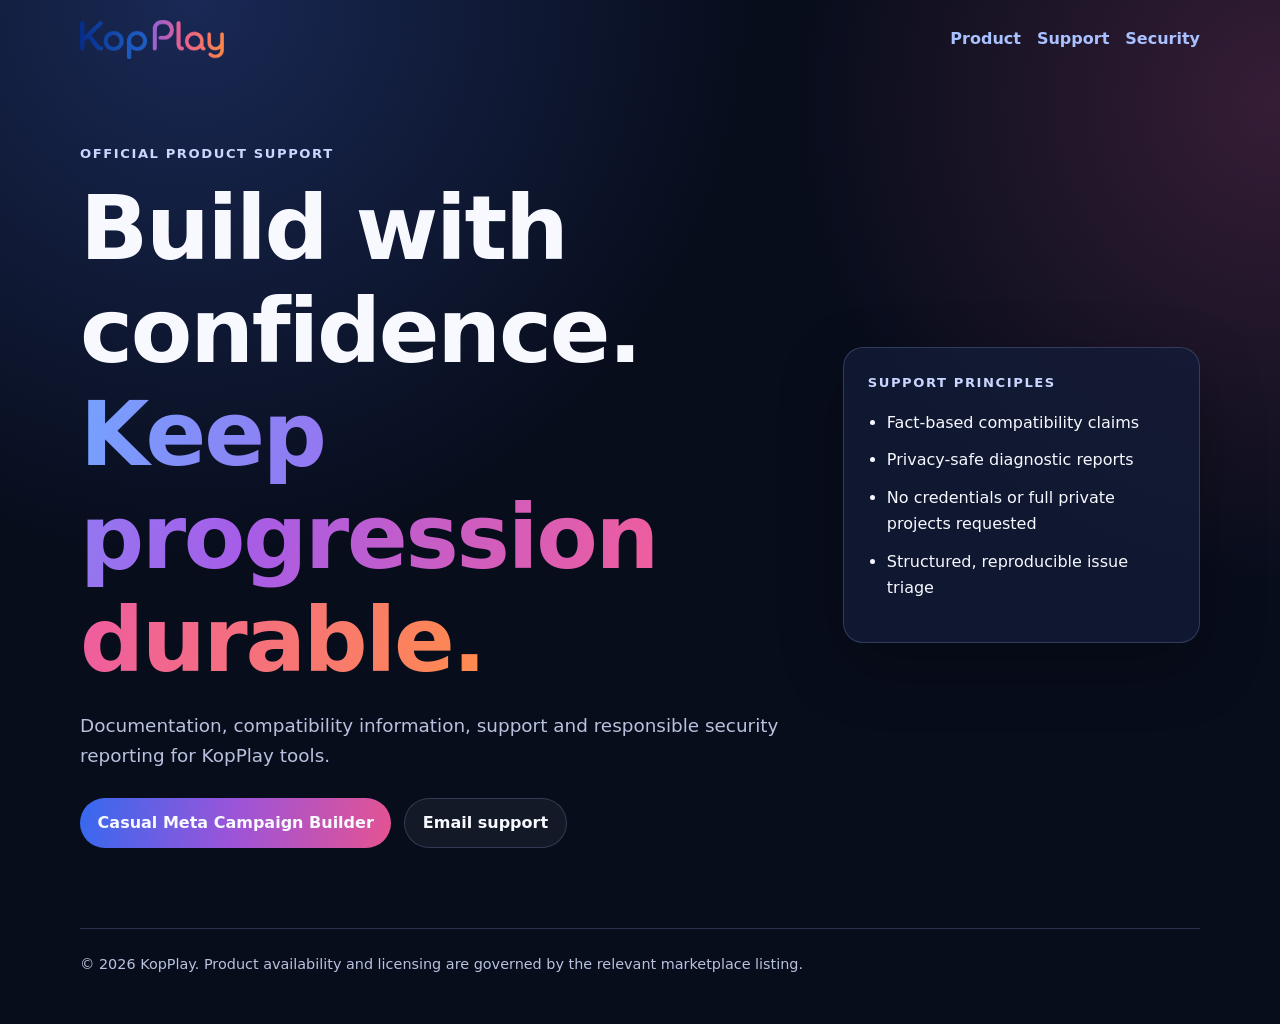
<file: index.html>
<!doctype html>
<html lang="en">
<head>
  <meta charset="utf-8">
  <meta name="viewport" content="width=device-width, initial-scale=1">
  <meta name="referrer" content="strict-origin-when-cross-origin">
  <meta http-equiv="Content-Security-Policy" content="default-src 'self'; img-src 'self'; style-src 'self'; base-uri 'none'; form-action 'none'">
  <meta name="description" content="Official KopPlay product support and documentation.">
  <title>KopPlay Support</title>
  <link rel="icon" href="/assets/kopplay-favicon.png" type="image/png">
  <link rel="stylesheet" href="/assets/styles.css">
</head>
<body>
  <header>
    <a class="brand" href="/" aria-label="KopPlay Support home"><img src="/assets/kopplay-logo.png" alt="KopPlay"></a>
    <nav aria-label="Primary navigation">
      <a href="/casual-meta-campaign-builder/">Product</a>
      <a href="/casual-meta-campaign-builder/support/">Support</a>
      <a href="/casual-meta-campaign-builder/security/">Security</a>
    </nav>
  </header>
  <main>
    <section class="hero">
      <div>
        <p class="eyebrow">Official product support</p>
        <h1>Build with confidence. <span class="gradient-text">Keep progression durable.</span></h1>
        <p class="lead">Documentation, compatibility information, support and responsible security reporting for KopPlay tools.</p>
        <div class="actions">
          <a class="button primary" href="/casual-meta-campaign-builder/">Casual Meta Campaign Builder</a>
          <a class="button" href="mailto:kopplaygame@gmail.com?subject=%5BCasual%20Meta%5D%20Support">Email support</a>
        </div>
      </div>
      <aside class="panel" aria-label="Support principles">
        <p class="eyebrow">Support principles</p>
        <ul>
          <li>Fact-based compatibility claims</li>
          <li>Privacy-safe diagnostic reports</li>
          <li>No credentials or full private projects requested</li>
          <li>Structured, reproducible issue triage</li>
        </ul>
      </aside>
    </section>
  </main>
  <footer>© 2026 KopPlay. Product availability and licensing are governed by the relevant marketplace listing.</footer>
</body>
</html>
</file>
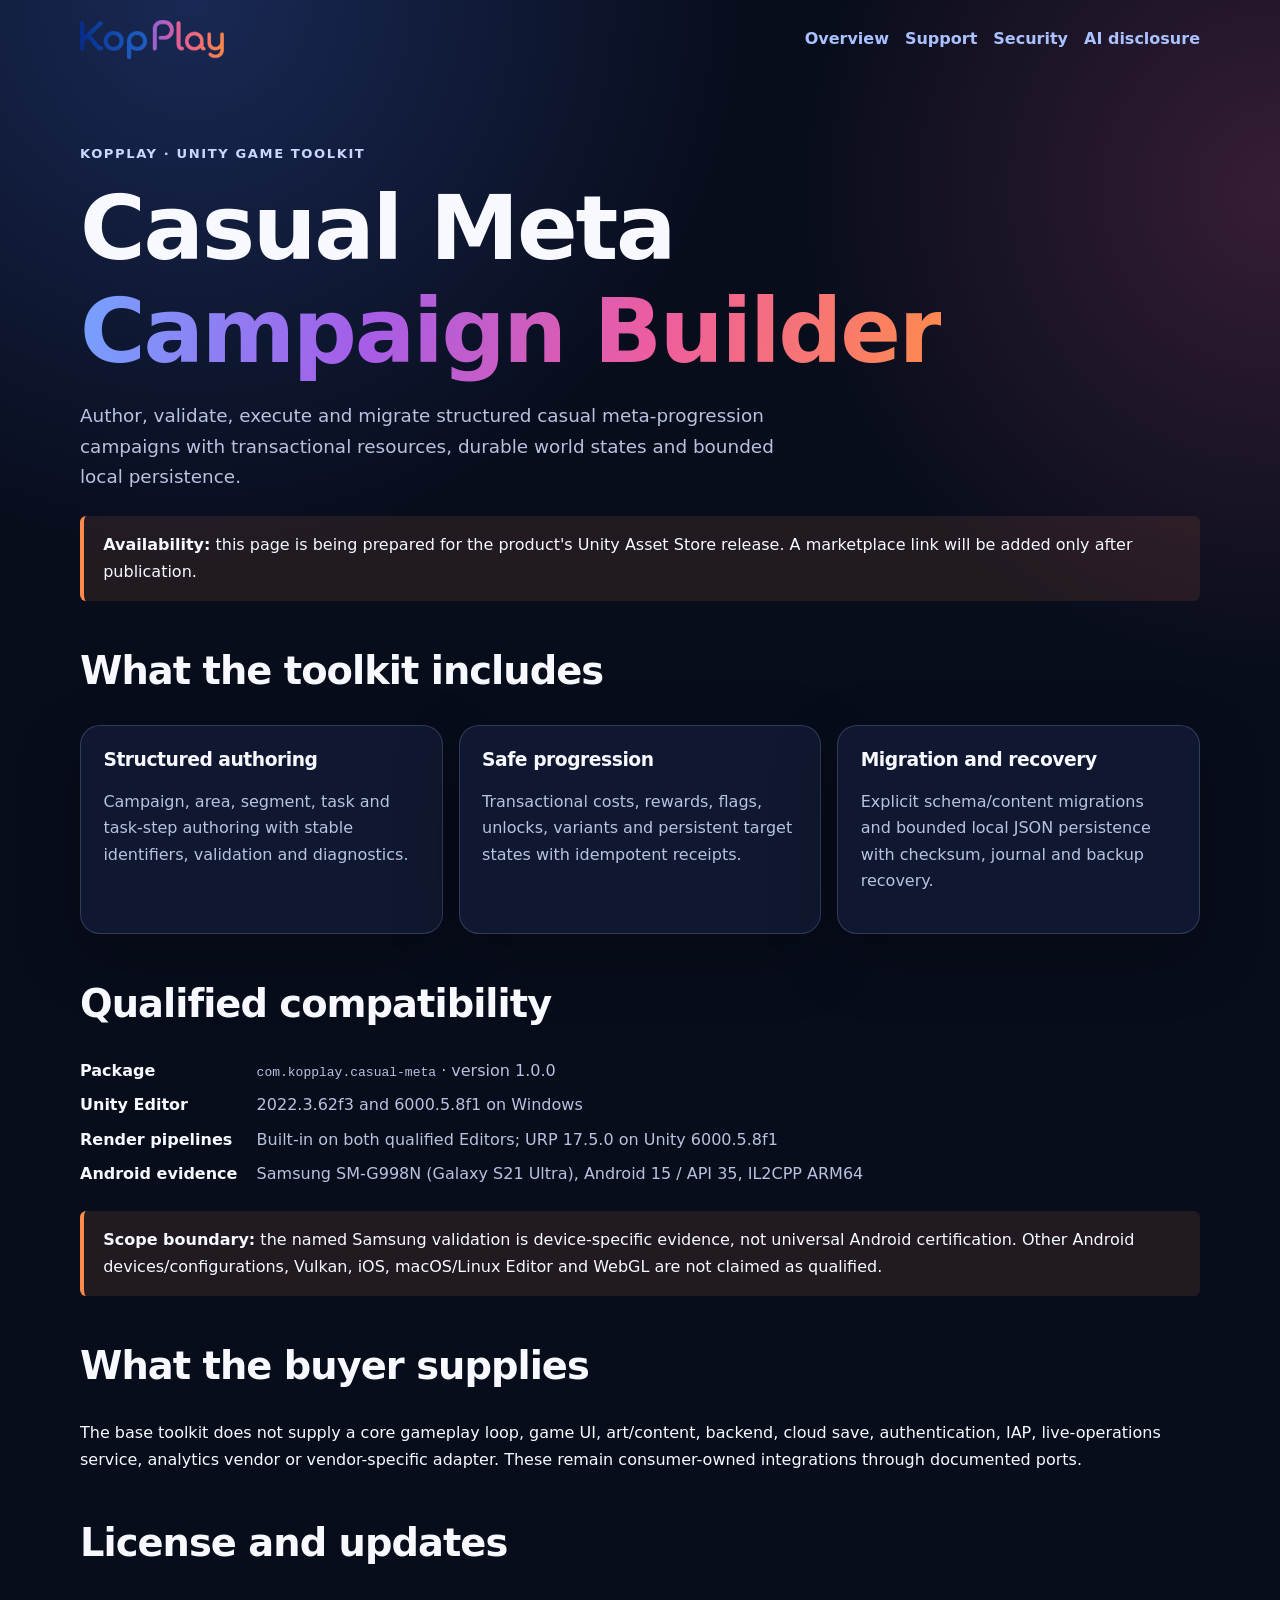
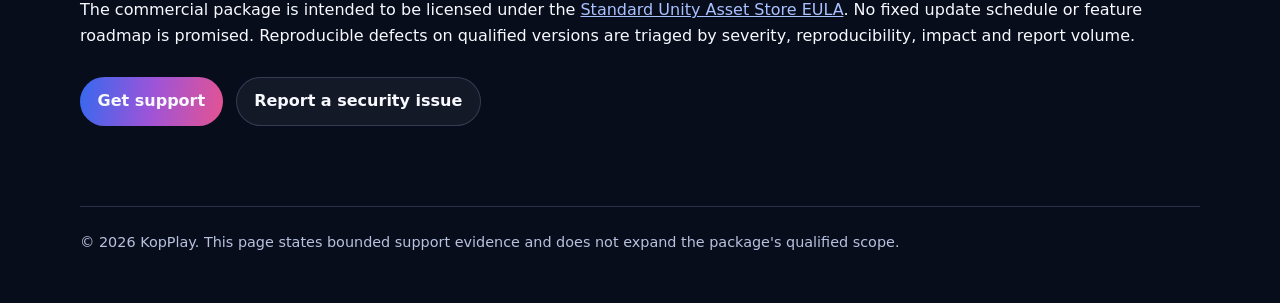
<file: casual-meta-campaign-builder/index.html>
<!doctype html>
<html lang="en">
<head>
  <meta charset="utf-8">
  <meta name="viewport" content="width=device-width, initial-scale=1">
  <meta name="referrer" content="strict-origin-when-cross-origin">
  <meta http-equiv="Content-Security-Policy" content="default-src 'self'; img-src 'self'; style-src 'self'; base-uri 'none'; form-action 'none'">
  <meta name="description" content="Official compatibility, licensing and support information for Casual Meta Campaign Builder.">
  <title>Casual Meta Campaign Builder | KopPlay Support</title>
  <link rel="icon" href="/assets/kopplay-favicon.png" type="image/png">
  <link rel="stylesheet" href="/assets/styles.css">
</head>
<body>
  <header>
    <a class="brand" href="/" aria-label="KopPlay Support home"><img src="/assets/kopplay-logo.png" alt="KopPlay"></a>
    <nav aria-label="Product navigation">
      <a href="/casual-meta-campaign-builder/">Overview</a>
      <a href="/casual-meta-campaign-builder/support/">Support</a>
      <a href="/casual-meta-campaign-builder/security/">Security</a>
      <a href="/casual-meta-campaign-builder/ai-assistance/">AI disclosure</a>
    </nav>
  </header>
  <main>
    <p class="eyebrow">KopPlay · Unity game toolkit</p>
    <h1>Casual Meta <span class="gradient-text">Campaign Builder</span></h1>
    <p class="lead">Author, validate, execute and migrate structured casual meta-progression campaigns with transactional resources, durable world states and bounded local persistence.</p>

    <div class="notice"><strong>Availability:</strong> this page is being prepared for the product's Unity Asset Store release. A marketplace link will be added only after publication.</div>

    <section aria-labelledby="included">
      <h2 id="included">What the toolkit includes</h2>
      <div class="grid">
        <article class="card"><h3>Structured authoring</h3><p>Campaign, area, segment, task and task-step authoring with stable identifiers, validation and diagnostics.</p></article>
        <article class="card"><h3>Safe progression</h3><p>Transactional costs, rewards, flags, unlocks, variants and persistent target states with idempotent receipts.</p></article>
        <article class="card"><h3>Migration and recovery</h3><p>Explicit schema/content migrations and bounded local JSON persistence with checksum, journal and backup recovery.</p></article>
      </div>
    </section>

    <section aria-labelledby="compatibility">
      <h2 id="compatibility">Qualified compatibility</h2>
      <dl class="metadata">
        <dt>Package</dt><dd><code>com.kopplay.casual-meta</code> · version 1.0.0</dd>
        <dt>Unity Editor</dt><dd>2022.3.62f3 and 6000.5.8f1 on Windows</dd>
        <dt>Render pipelines</dt><dd>Built-in on both qualified Editors; URP 17.5.0 on Unity 6000.5.8f1</dd>
        <dt>Android evidence</dt><dd>Samsung SM-G998N (Galaxy S21 Ultra), Android 15 / API 35, IL2CPP ARM64</dd>
      </dl>
      <p class="notice"><strong>Scope boundary:</strong> the named Samsung validation is device-specific evidence, not universal Android certification. Other Android devices/configurations, Vulkan, iOS, macOS/Linux Editor and WebGL are not claimed as qualified.</p>
    </section>

    <section aria-labelledby="buyer-supplies">
      <h2 id="buyer-supplies">What the buyer supplies</h2>
      <p>The base toolkit does not supply a core gameplay loop, game UI, art/content, backend, cloud save, authentication, IAP, live-operations service, analytics vendor or vendor-specific adapter. These remain consumer-owned integrations through documented ports.</p>
    </section>

    <section aria-labelledby="license">
      <h2 id="license">License and updates</h2>
      <p>The commercial package is intended to be licensed under the <a href="https://unity.com/legal/as-terms" rel="external">Standard Unity Asset Store EULA</a>. No fixed update schedule or feature roadmap is promised. Reproducible defects on qualified versions are triaged by severity, reproducibility, impact and report volume.</p>
    </section>

    <div class="actions">
      <a class="button primary" href="/casual-meta-campaign-builder/support/">Get support</a>
      <a class="button" href="/casual-meta-campaign-builder/security/">Report a security issue</a>
    </div>
  </main>
  <footer>© 2026 KopPlay. This page states bounded support evidence and does not expand the package's qualified scope.</footer>
</body>
</html>
</file>
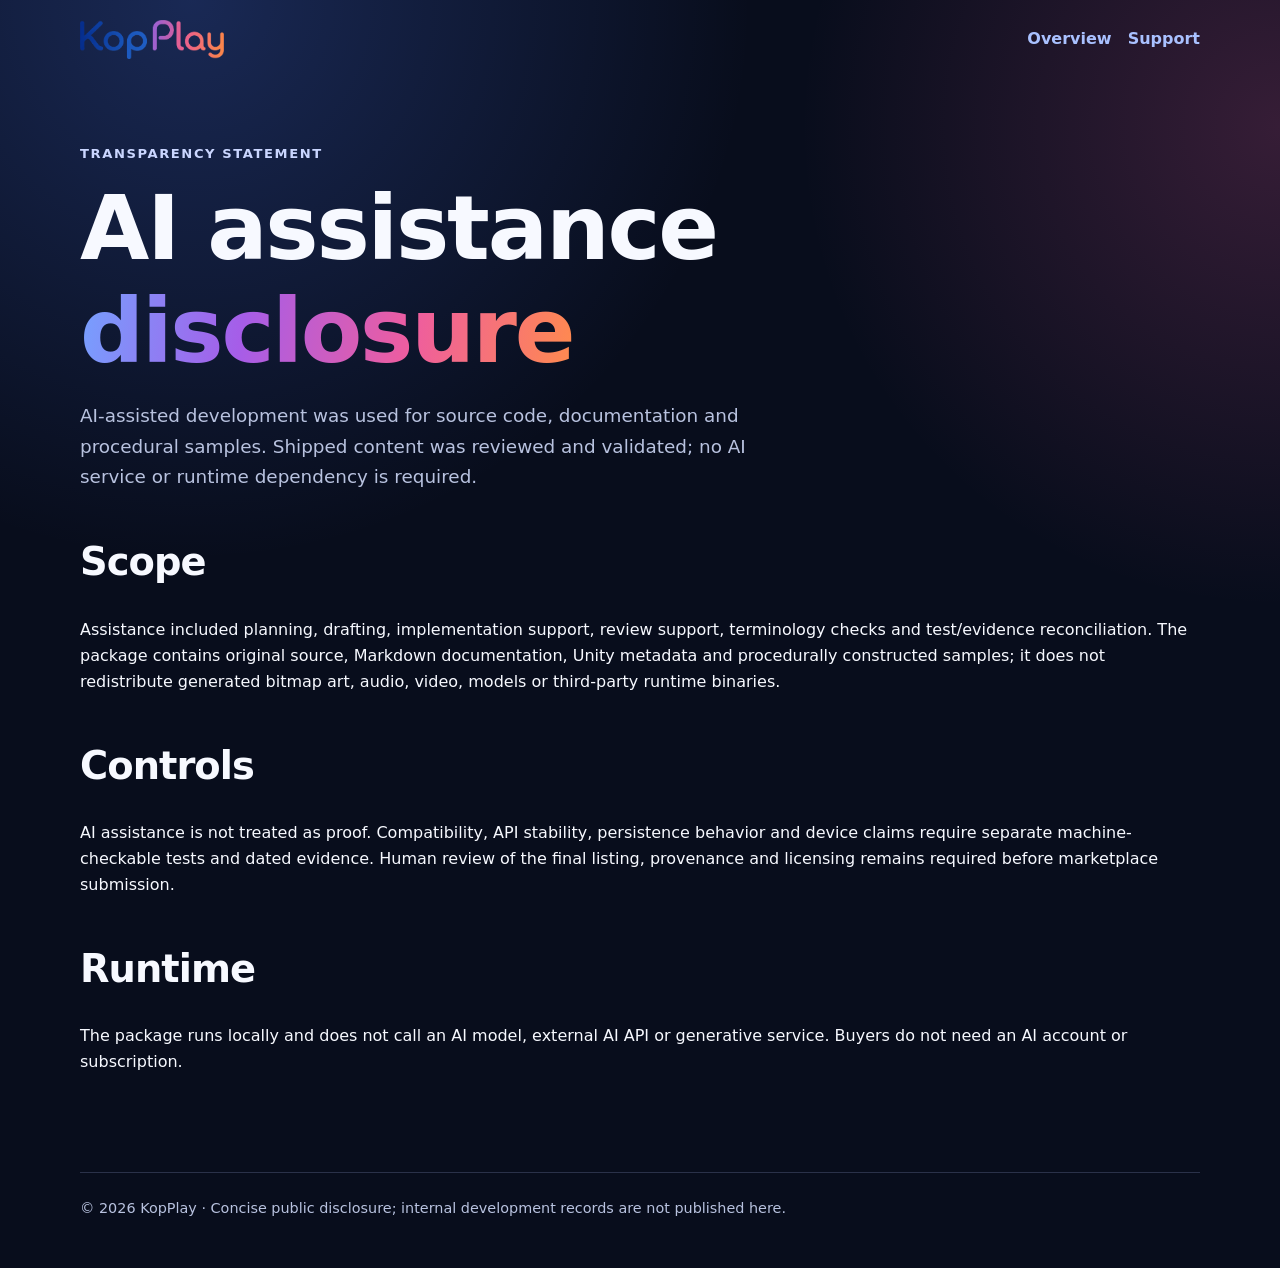
<file: casual-meta-campaign-builder/ai-assistance/index.html>
<!doctype html>
<html lang="en">
<head>
  <meta charset="utf-8">
  <meta name="viewport" content="width=device-width, initial-scale=1">
  <meta name="referrer" content="strict-origin-when-cross-origin">
  <meta http-equiv="Content-Security-Policy" content="default-src 'self'; img-src 'self'; style-src 'self'; base-uri 'none'; form-action 'none'">
  <meta name="description" content="Concise AI assistance disclosure for Casual Meta Campaign Builder.">
  <title>AI Assistance Disclosure | Casual Meta Campaign Builder</title>
  <link rel="icon" href="/assets/kopplay-favicon.png" type="image/png">
  <link rel="stylesheet" href="/assets/styles.css">
</head>
<body>
  <header>
    <a class="brand" href="/" aria-label="KopPlay Support home"><img src="/assets/kopplay-logo.png" alt="KopPlay"></a>
    <nav aria-label="Product navigation"><a href="/casual-meta-campaign-builder/">Overview</a><a href="/casual-meta-campaign-builder/support/">Support</a></nav>
  </header>
  <main>
    <p class="eyebrow">Transparency statement</p>
    <h1>AI assistance <span class="gradient-text">disclosure</span></h1>
    <p class="lead">AI-assisted development was used for source code, documentation and procedural samples. Shipped content was reviewed and validated; no AI service or runtime dependency is required.</p>

    <h2>Scope</h2>
    <p>Assistance included planning, drafting, implementation support, review support, terminology checks and test/evidence reconciliation. The package contains original source, Markdown documentation, Unity metadata and procedurally constructed samples; it does not redistribute generated bitmap art, audio, video, models or third-party runtime binaries.</p>

    <h2>Controls</h2>
    <p>AI assistance is not treated as proof. Compatibility, API stability, persistence behavior and device claims require separate machine-checkable tests and dated evidence. Human review of the final listing, provenance and licensing remains required before marketplace submission.</p>

    <h2>Runtime</h2>
    <p>The package runs locally and does not call an AI model, external AI API or generative service. Buyers do not need an AI account or subscription.</p>
  </main>
  <footer>© 2026 KopPlay · Concise public disclosure; internal development records are not published here.</footer>
</body>
</html>
</file>
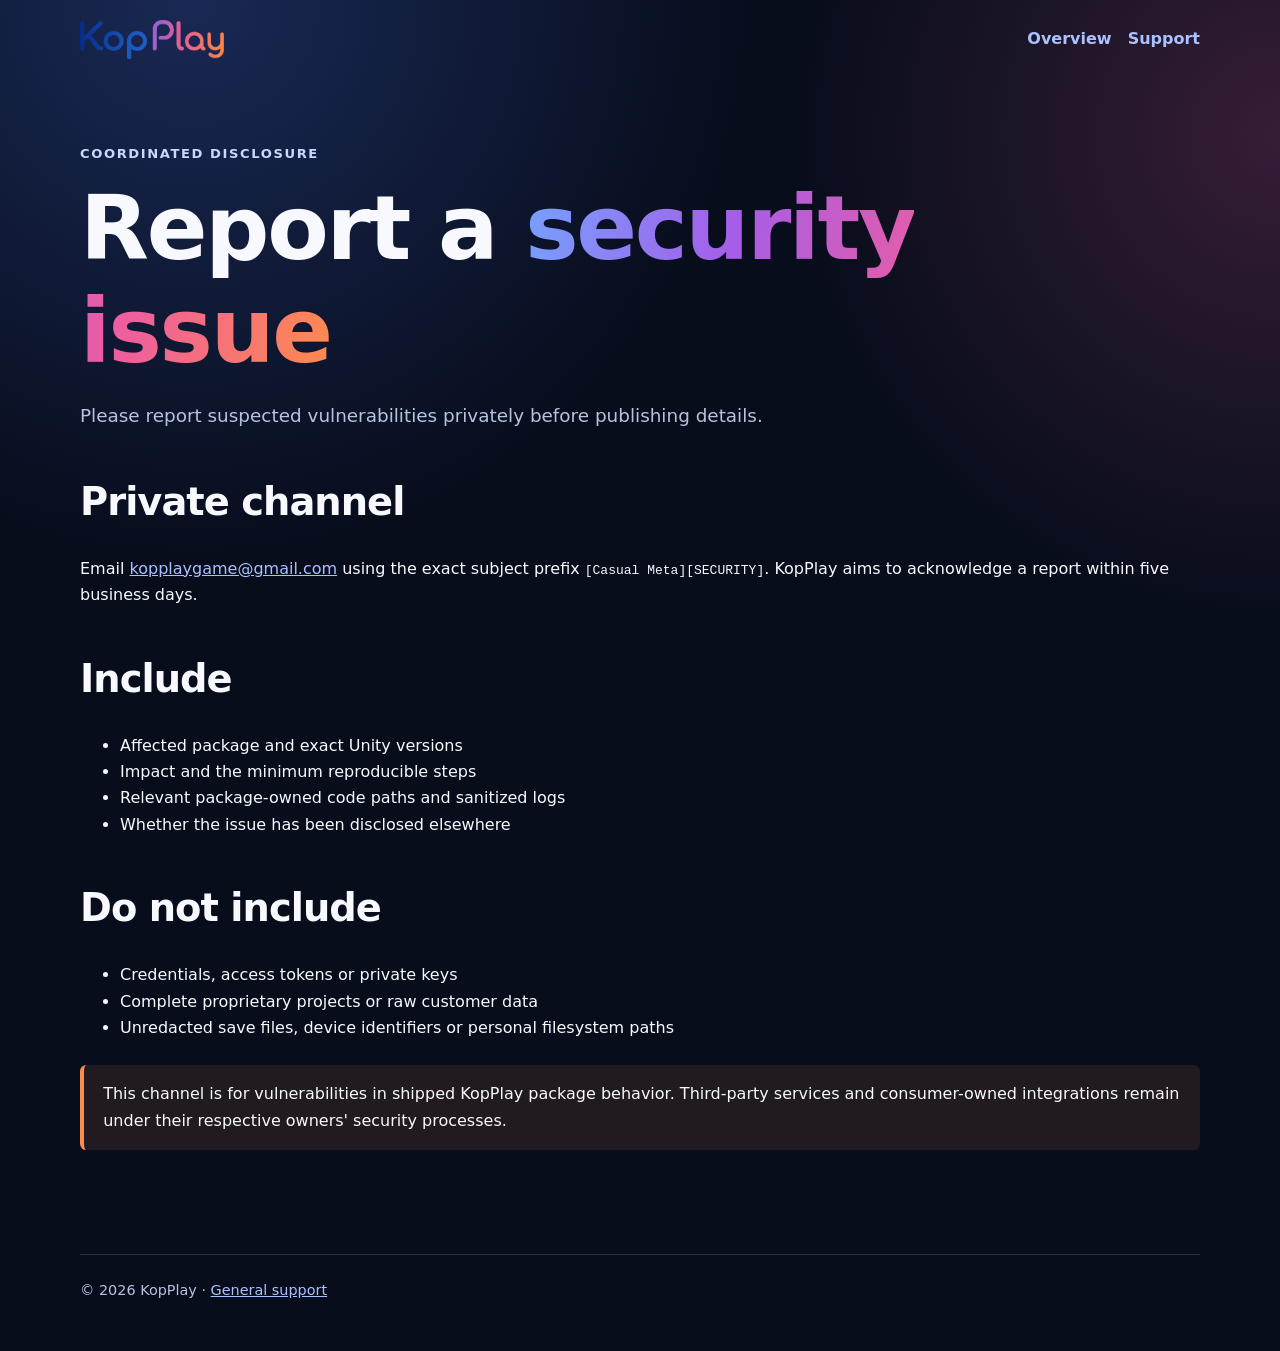
<file: casual-meta-campaign-builder/security/index.html>
<!doctype html>
<html lang="en">
<head>
  <meta charset="utf-8">
  <meta name="viewport" content="width=device-width, initial-scale=1">
  <meta name="referrer" content="strict-origin-when-cross-origin">
  <meta http-equiv="Content-Security-Policy" content="default-src 'self'; img-src 'self'; style-src 'self'; base-uri 'none'; form-action 'none'">
  <meta name="description" content="Private security reporting instructions for Casual Meta Campaign Builder.">
  <title>Security Reporting | Casual Meta Campaign Builder</title>
  <link rel="icon" href="/assets/kopplay-favicon.png" type="image/png">
  <link rel="stylesheet" href="/assets/styles.css">
</head>
<body>
  <header>
    <a class="brand" href="/" aria-label="KopPlay Support home"><img src="/assets/kopplay-logo.png" alt="KopPlay"></a>
    <nav aria-label="Product navigation"><a href="/casual-meta-campaign-builder/">Overview</a><a href="/casual-meta-campaign-builder/support/">Support</a></nav>
  </header>
  <main>
    <p class="eyebrow">Coordinated disclosure</p>
    <h1>Report a <span class="gradient-text">security issue</span></h1>
    <p class="lead">Please report suspected vulnerabilities privately before publishing details.</p>

    <h2>Private channel</h2>
    <p>Email <a href="mailto:kopplaygame@gmail.com?subject=%5BCasual%20Meta%5D%5BSECURITY%5D">kopplaygame@gmail.com</a> using the exact subject prefix <code>[Casual Meta][SECURITY]</code>. KopPlay aims to acknowledge a report within five business days.</p>

    <h2>Include</h2>
    <ul>
      <li>Affected package and exact Unity versions</li>
      <li>Impact and the minimum reproducible steps</li>
      <li>Relevant package-owned code paths and sanitized logs</li>
      <li>Whether the issue has been disclosed elsewhere</li>
    </ul>

    <h2>Do not include</h2>
    <ul>
      <li>Credentials, access tokens or private keys</li>
      <li>Complete proprietary projects or raw customer data</li>
      <li>Unredacted save files, device identifiers or personal filesystem paths</li>
    </ul>

    <div class="notice">This channel is for vulnerabilities in shipped KopPlay package behavior. Third-party services and consumer-owned integrations remain under their respective owners' security processes.</div>
  </main>
  <footer>© 2026 KopPlay · <a href="/casual-meta-campaign-builder/support/">General support</a></footer>
</body>
</html>
</file>
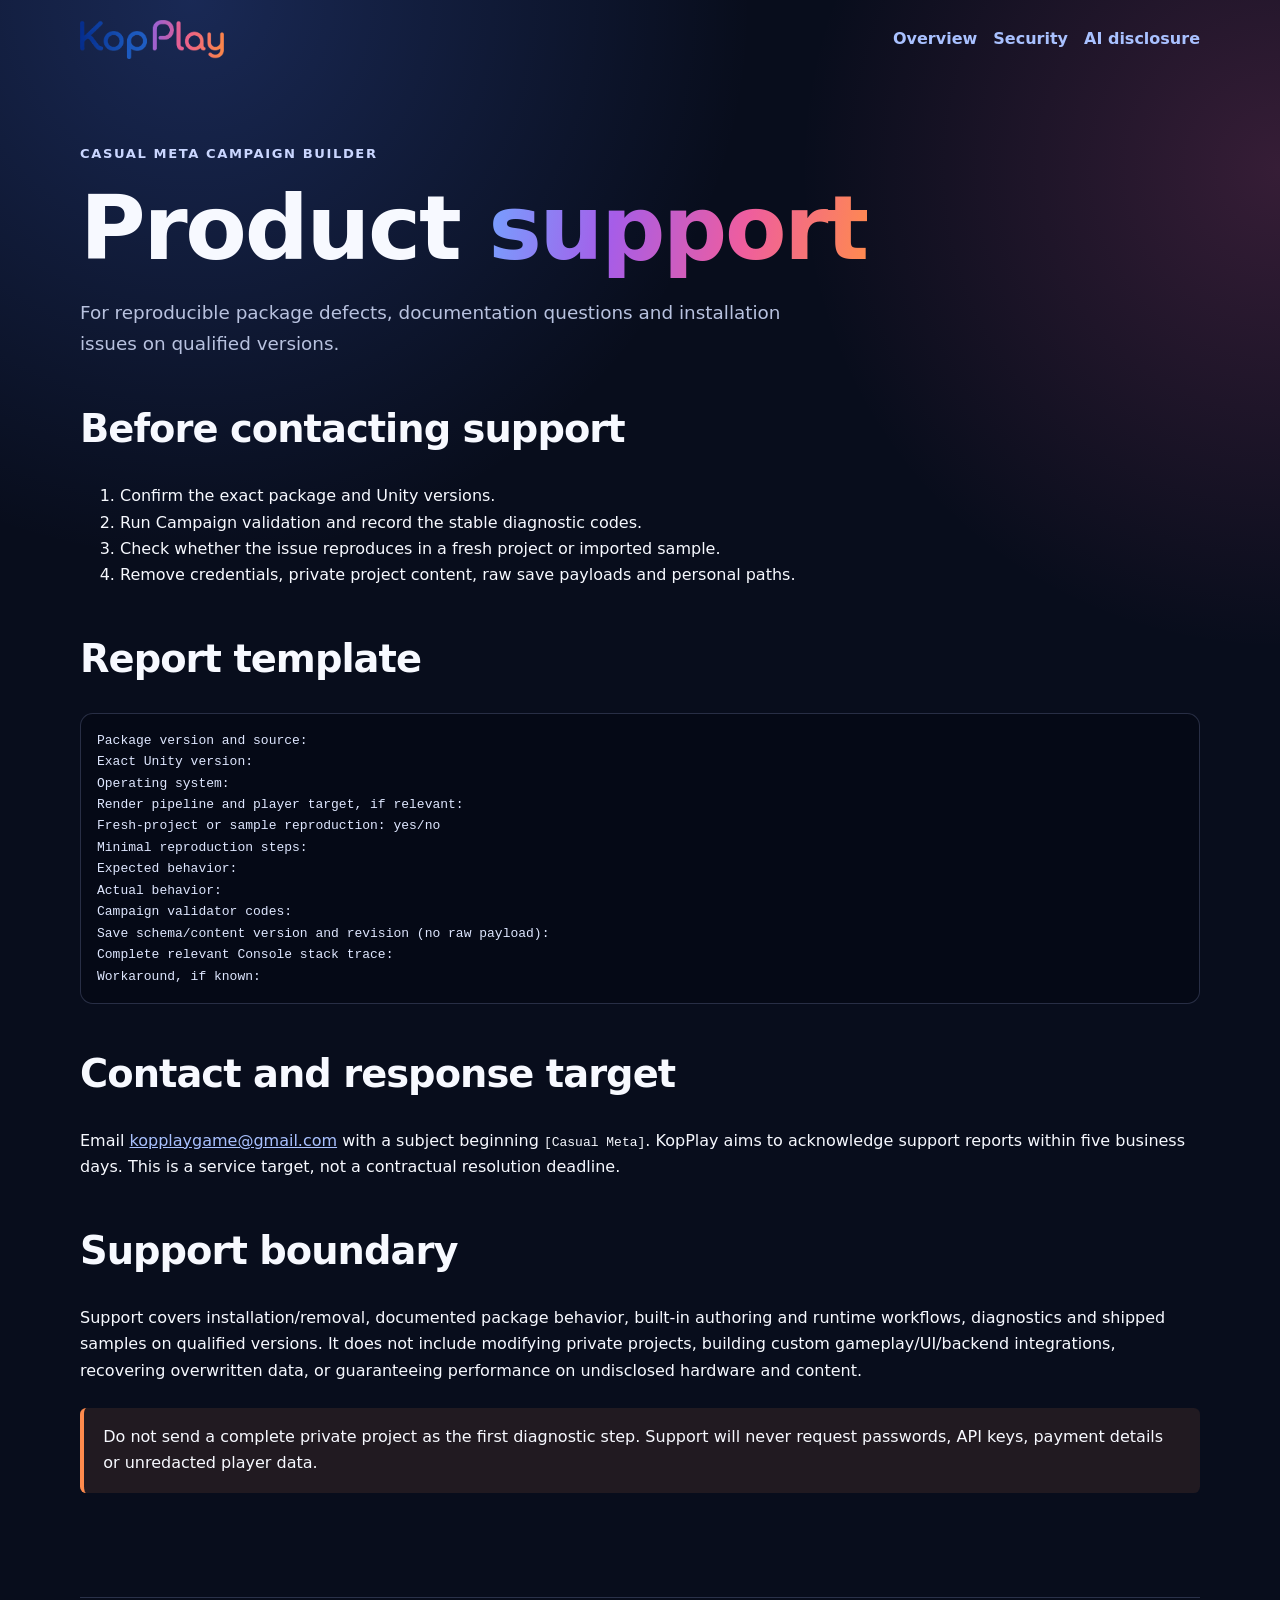
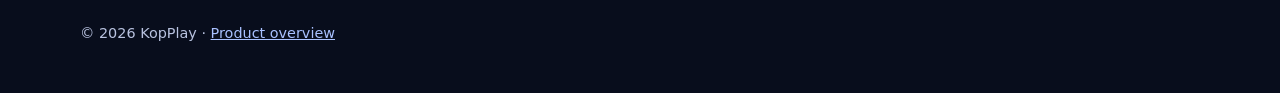
<file: casual-meta-campaign-builder/support/index.html>
<!doctype html>
<html lang="en">
<head>
  <meta charset="utf-8">
  <meta name="viewport" content="width=device-width, initial-scale=1">
  <meta name="referrer" content="strict-origin-when-cross-origin">
  <meta http-equiv="Content-Security-Policy" content="default-src 'self'; img-src 'self'; style-src 'self'; base-uri 'none'; form-action 'none'">
  <meta name="description" content="Support instructions for Casual Meta Campaign Builder.">
  <title>Support | Casual Meta Campaign Builder</title>
  <link rel="icon" href="/assets/kopplay-favicon.png" type="image/png">
  <link rel="stylesheet" href="/assets/styles.css">
</head>
<body>
  <header>
    <a class="brand" href="/" aria-label="KopPlay Support home"><img src="/assets/kopplay-logo.png" alt="KopPlay"></a>
    <nav aria-label="Product navigation"><a href="/casual-meta-campaign-builder/">Overview</a><a href="/casual-meta-campaign-builder/security/">Security</a><a href="/casual-meta-campaign-builder/ai-assistance/">AI disclosure</a></nav>
  </header>
  <main>
    <p class="eyebrow">Casual Meta Campaign Builder</p>
    <h1>Product <span class="gradient-text">support</span></h1>
    <p class="lead">For reproducible package defects, documentation questions and installation issues on qualified versions.</p>

    <h2>Before contacting support</h2>
    <ol>
      <li>Confirm the exact package and Unity versions.</li>
      <li>Run Campaign validation and record the stable diagnostic codes.</li>
      <li>Check whether the issue reproduces in a fresh project or imported sample.</li>
      <li>Remove credentials, private project content, raw save payloads and personal paths.</li>
    </ol>

    <h2>Report template</h2>
    <pre>Package version and source:
Exact Unity version:
Operating system:
Render pipeline and player target, if relevant:
Fresh-project or sample reproduction: yes/no
Minimal reproduction steps:
Expected behavior:
Actual behavior:
Campaign validator codes:
Save schema/content version and revision (no raw payload):
Complete relevant Console stack trace:
Workaround, if known:</pre>

    <h2>Contact and response target</h2>
    <p>Email <a href="mailto:kopplaygame@gmail.com?subject=%5BCasual%20Meta%5D%20Support">kopplaygame@gmail.com</a> with a subject beginning <code>[Casual Meta]</code>. KopPlay aims to acknowledge support reports within five business days. This is a service target, not a contractual resolution deadline.</p>

    <h2>Support boundary</h2>
    <p>Support covers installation/removal, documented package behavior, built-in authoring and runtime workflows, diagnostics and shipped samples on qualified versions. It does not include modifying private projects, building custom gameplay/UI/backend integrations, recovering overwritten data, or guaranteeing performance on undisclosed hardware and content.</p>

    <div class="notice">Do not send a complete private project as the first diagnostic step. Support will never request passwords, API keys, payment details or unredacted player data.</div>
  </main>
  <footer>© 2026 KopPlay · <a href="/casual-meta-campaign-builder/">Product overview</a></footer>
</body>
</html>
</file>
<file: assets/styles.css>
:root {
  color-scheme: dark;
  --ink: #f7f9ff;
  --muted: #b8c2df;
  --panel: rgba(19, 28, 56, 0.8);
  --line: rgba(180, 196, 255, 0.2);
  --blue: #4d7cff;
  --violet: #a65de8;
  --pink: #ee5d9f;
  --orange: #ff8b4d;
  --max: 70rem;
  font-family: Inter, ui-sans-serif, system-ui, -apple-system, BlinkMacSystemFont, "Segoe UI", sans-serif;
}

* { box-sizing: border-box; }

html { scroll-behavior: smooth; }

body {
  margin: 0;
  min-height: 100vh;
  color: var(--ink);
  background:
    radial-gradient(circle at 15% 0%, rgba(77, 124, 255, 0.25), transparent 35rem),
    radial-gradient(circle at 100% 10%, rgba(238, 93, 159, 0.2), transparent 30rem),
    #080d1c;
  line-height: 1.65;
}

a { color: #a9c1ff; }
a:hover { color: #fff; }
a:focus-visible { outline: 3px solid var(--orange); outline-offset: 3px; }

header, main, footer {
  width: min(calc(100% - 2rem), var(--max));
  margin-inline: auto;
}

header {
  display: flex;
  align-items: center;
  justify-content: space-between;
  gap: 1rem;
  padding-block: 1.25rem;
}

.brand { display: inline-flex; align-items: center; text-decoration: none; }
.brand img { width: 9rem; height: auto; display: block; }

nav { display: flex; flex-wrap: wrap; justify-content: flex-end; gap: 0.4rem 1rem; }
nav a { text-decoration: none; font-weight: 650; }

main { padding-block: 4rem 5rem; }

.hero {
  display: grid;
  grid-template-columns: minmax(0, 1.6fr) minmax(16rem, 0.8fr);
  align-items: center;
  gap: 3rem;
  min-height: 34rem;
}

.eyebrow {
  margin: 0 0 0.8rem;
  color: #cad6ff;
  font-size: 0.82rem;
  font-weight: 800;
  letter-spacing: 0.12em;
  text-transform: uppercase;
}

h1, h2, h3 { line-height: 1.15; letter-spacing: -0.025em; }
h1 { max-width: 17ch; margin: 0; font-size: clamp(2.8rem, 7vw, 5.6rem); }
h2 { margin-top: 3rem; font-size: clamp(1.7rem, 3vw, 2.5rem); }
h3 { margin-top: 0; }

.gradient-text {
  background: linear-gradient(100deg, #75a2ff, var(--violet), var(--pink), var(--orange));
  -webkit-background-clip: text;
  background-clip: text;
  color: transparent;
}

.lead { max-width: 62ch; color: var(--muted); font-size: 1.15rem; }

.actions { display: flex; flex-wrap: wrap; gap: 0.8rem; margin-top: 1.7rem; }
.button {
  display: inline-flex;
  min-height: 2.8rem;
  align-items: center;
  justify-content: center;
  border: 1px solid var(--line);
  border-radius: 999px;
  padding: 0.65rem 1.1rem;
  color: var(--ink);
  background: rgba(255,255,255,0.05);
  text-decoration: none;
  font-weight: 750;
}
.button.primary { border: 0; background: linear-gradient(100deg, #3569ef, #9d54d8, #e55391); }

.panel, .card {
  border: 1px solid var(--line);
  border-radius: 1.25rem;
  background: var(--panel);
  box-shadow: 0 1.4rem 4rem rgba(0, 0, 0, 0.28);
}

.panel { padding: 1.5rem; }
.panel ul { padding-left: 1.2rem; }
.panel li + li { margin-top: 0.7rem; }

.grid { display: grid; grid-template-columns: repeat(3, minmax(0, 1fr)); gap: 1rem; }
.card { padding: 1.4rem; }
.card p { color: var(--muted); }

.notice {
  margin-block: 1.5rem;
  border-left: 4px solid var(--orange);
  border-radius: 0.4rem;
  padding: 1rem 1.2rem;
  background: rgba(255, 139, 77, 0.1);
}

.metadata { display: grid; grid-template-columns: max-content 1fr; gap: 0.5rem 1.2rem; }
.metadata dt { font-weight: 800; }
.metadata dd { margin: 0; color: var(--muted); }

pre {
  overflow-x: auto;
  border: 1px solid var(--line);
  border-radius: 0.8rem;
  padding: 1rem;
  background: #050916;
  color: #dfe7ff;
}

footer {
  border-top: 1px solid var(--line);
  padding-block: 1.5rem 3rem;
  color: var(--muted);
  font-size: 0.9rem;
}

@media (max-width: 760px) {
  header { align-items: flex-start; flex-direction: column; }
  nav { justify-content: flex-start; }
  main { padding-top: 2rem; }
  .hero { grid-template-columns: 1fr; min-height: 0; }
  .grid { grid-template-columns: 1fr; }
  .metadata { grid-template-columns: 1fr; }
}

@media (prefers-reduced-motion: reduce) {
  html { scroll-behavior: auto; }
}
</file>
